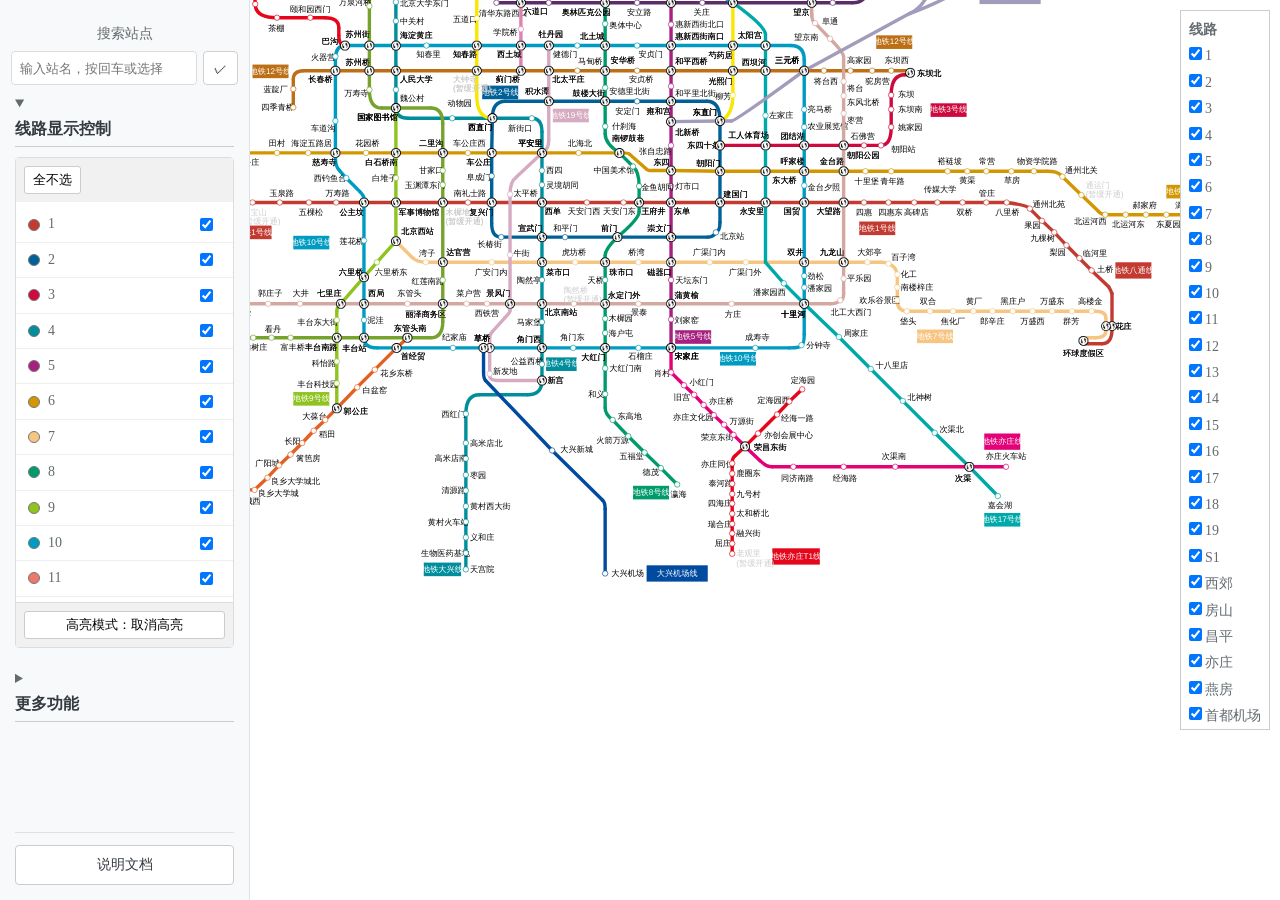
<file: docs/index.html>
<!doctype html>
<html lang="zh-CN">
<head>
  <meta charset="utf-8">
  <meta name="viewport" content="width=device-width,initial-scale=1">
  <title>Beijing Subway Map</title>
  <link rel="stylesheet" href="css/index.css">
    <link rel="stylesheet" href="css/style.css">
  <!-- <link rel="stylesheet" href="css/style.css"> -->
</head>
<body>
  <div id="control-panel">
    <div class="control-section">
      <div class="search-section" style="padding:8px 10px;">
        <label style="display:block; font-size:14px; margin-bottom:6px;">搜索站点</label>
        <div class="search-row">
          <input id="search-input" type="text" placeholder="输入站名，按回车或选择" />
          <button id="search-btn">✓</button>
        </div>
        <ul id="search-suggestions" style="list-style:none; padding:6px 6px 0 6px; margin:0; display:none;"></ul>
      </div>
      <details open>
        <summary><h3>线路显示控制</h3></summary>
        <div id="line-controls-menu">
          <div class="line-controls-header">
            <button id="toggle-all-lines">全不选</button>
          </div>
          <ul id="line-list">
            <!-- 线路列表将由JS动态生成 -->
          </ul>
          <div class="line-controls-footer">
              <button id="btn-highlight-mode">高亮模式：取消高亮</button>
          </div>
        </div>
      </details>
    </div>
    <!-- 其他控制功能可以后续添加 -->
    <div class="control-section">
      <details>
        <summary><h3>更多功能</h3></summary>
        <div style="padding: 10px; background: white; border: 1px solid #ccc; border-radius: 4px; margin-top: 5px;">
          <label style="display: flex; align-items: center; cursor: pointer; font-size: 14px;">
            <input type="checkbox" id="toggle-line-spacings" style="margin-right: 8px;"> 显示线路站间距信息
          </label>
        </div>
        <div style="padding: 10px; background: white; border: 1px solid #ccc; border-radius: 4px; margin-top: 5px;">
          <label style="display: flex; align-items: center; cursor: pointer; font-size: 14px; margin-top:8px;">
            <input type="checkbox" id="toggle-firstlast" style="margin-right: 8px;"> 显示首末班车信息（悬停显示）
          </label>
        </div>
        <div style="padding: 10px; background: white; border: 1px solid #ccc; border-radius: 4px; margin-top: 5px;">
          <p>通车时间查询</p>
          <div style="margin-top:10px; display:flex; gap:8px; align-items:center;">
            <select id="hour-select" style="padding:6px; width:72px; box-sizing:border-box;">
              <!-- hours populated server-side or by script; provide defaults -->
            </select>
            <select id="minute-select" style="padding:6px; width:72px; box-sizing:border-box;">
              <!-- minutes populated by script -->
            </select>
          </div>
          <div style="margin-top:8px; display:flex; gap:8px; align-items:center;">
            <button id="btn-time-search" style="padding:6px 8px;">查询</button>
            <button id="btn-time-clear" style="padding:6px 8px;">清除</button>
            <button id="btn-time-play" style="padding:6px 8px;" data-playing="false">自动</button>
          </div>
        </div>
      </details>
    </div>

    <div id="control-footer">
      <a id="open-docs-link" href="#">说明文档</a>
    </div>
  </div>

  <div id="spacings-panel" style="display: none; position: fixed; bottom: 0; left: 0; width: 100%; background: #fff; border-top: 1px solid #ccc; z-index: 1000; overflow-y: auto; box-shadow: 0 -2px 10px rgba(0,0,0,0.1);">
    <div style="display: flex; justify-content: space-between; align-items: center; background: #f5f5f5; padding: 10px 15px; position: sticky; top: 0; border-bottom: 1px solid #eee;">
      <h3 id="spacings-title" style="margin: 0; font-size: 16px; color: #333;">站间距信息</h3>
      <button id="close-spacings-panel" style="border: none; background: transparent; font-size: 24px; line-height: 1; cursor: pointer; color: #999; padding: 0;">&times;</button>
    </div>
    <div id="spacings-content" style="padding: 15px;"></div>
  </div>

  <div id="docs-panel" style="display:none; position: fixed; inset: 0; background: rgba(0,0,0,0.35); z-index: 2000;">
    <div style="position:absolute; left:50%; top:50%; transform:translate(-50%,-50%); width:min(920px, calc(100% - 40px)); max-height:calc(100% - 40px); background:#fff; border:1px solid #ccc; border-radius:6px; overflow:auto;">
      <div style="display:flex; justify-content:space-between; align-items:center; background:#f5f5f5; padding:10px 15px; position:sticky; top:0; border-bottom:1px solid #eee;">
        <h3 style="margin:0; font-size:16px; color:#333;">说明文档</h3>
        <button id="close-docs-panel" style="border:none; background:transparent; font-size:24px; line-height:1; cursor:pointer; color:#999; padding:0;">&times;</button>
      </div>
      <pre id="docs-content" style="margin:0; padding:15px; white-space:pre-wrap; word-break:break-word;"></pre>
    </div>
  </div>

  <div id="app">
    <svg id="mobile-svg" xmlns="http://www.w3.org/2000/svg" width="100%" height="100%">
      <g id="g-box" class="svg-pan-zoom_viewport"></g>
    </svg>
  </div>

  <script src="libs/jquery.js"></script>
  <script src="libs/limitTextNum.js"></script>
  <script src="libs/hammer.min.js"></script>
  <script src="libs/svg-pan-zoom.js"></script>
  <script src="painter.js"></script>
  <script src="js/app.js"></script>
</body>
</html>
</file>
<file: docs/css/index.css>
* {
    margin: 0;
    padding: 0;
    box-sizing: border-box;
}

ul {
    list-style: none;
}

html,
body {
    width: 100%;
    height: 100%;
    font-size: 14px;
    line-height: 1.6;
    color: #636b6f;
    font-family: '黑体';
}

body {
    position: relative;
}

.clear::after {
    content: "";
    display: block;
    visibility: hidden;
    height: 0;
    clear: both;
}

.station-info {
    position: absolute;
    width: 380px;
    height: 200px;
    border: 1px solid #000;
    background: #ffffff;
    border-radius: 4px;
    display: none;
    padding: 10px;
    overflow-y: scroll;
}

.line-info {
    position: absolute;
    top: 122px;
    left: 80px;
    width: 300px;
    height: 600px;
    border: 1px solid #000;
    background: #ffffff;
    border-radius: 4px;
    padding: 10px;
    overflow: hidden;
    display: none;
}

.line-info h2 {
    line-height: 65px;
}

.line-info h2 span {
    vertical-align: middle;
}

.line-info h2 img {
    vertical-align: middle;
    cursor: pointer;
    margin: 0 10px 0;
}

.line-type {
    border-top: 1px solid #000;
    border-bottom: 1px solid #000;
}

.line-type li {
    float: left;
    width: 50%;
    text-align: center;
    line-height: 52px;
    cursor: pointer;
}

.line-type li.active {
    background: #999;
    color: #ffffff;
}

.line-info p {
    font-size: 12px;
    height: 24px;
    line-height: 24px;
}

.line-info div {
    height: 430px;
    overflow-y: scroll;
}

svg {
    display: block;
    width: 100%;
    height: 100%;
    text-rendering: geometricPrecision;
}

rect.mark {
    fill: white;
    opacity: 0.85;
}

circle {
    fill: white;
    stroke-width: 1;
}

line {
    stroke-linejoin: round;
    stroke-linecap: round;
    stroke-width: 5;
}

path {
    fill: none;
    stroke-linejoin: round;
    stroke-linecap: round;
    stroke-width: 5
}

text {
    font-family: 黑体;
    fill: black;
}

text.subway-name {
    fill: #ffffff;
    text-anchor: middle;
}

text.disabled {
    fill: rgb(204, 204, 204);
}

/* controls for line visibility/highlight */
#control-panel {
    position: fixed;
    left: 0;
    top: 0;
    width: 250px;
    height: 100%;
    background: #f8f9fa;
    border-right: 1px solid #dee2e6;
    padding: 15px;
    z-index: 1000;
    overflow-y: auto;
    display: flex;
    flex-direction: column;
}

#app {
    margin-left: 250px;
    height: 100%;
}

.control-section {
    margin-bottom: 20px;
}

.control-section h3 {
    font-size: 16px;
    margin-bottom: 10px;
    color: #343a40;
    border-bottom: 1px solid #ccc;
    padding-bottom: 5px;
}

#line-controls-menu {
    background: #fff;
    border: 1px solid #ddd;
    border-radius: 4px;
}

.line-controls-header,
.line-controls-footer {
    padding: 8px;
    background: #f1f1f1;
    display: flex;
    justify-content: space-between;
}

.line-controls-header button,
.line-controls-footer button {
    padding: 4px 8px;
    border: 1px solid #ccc;
    background: #fff;
    cursor: pointer;
    border-radius: 3px;
}

/* control footer: docs link */
#control-footer {
    margin-top: auto;
    padding-top: 12px;
    border-top: 1px solid #dee2e6;
}

#open-docs-link {
    display: block;
    width: 100%;
    padding: 8px 10px;
    background: #fff;
    border: 1px solid #ccc;
    border-radius: 4px;
    text-align: center;
    color: #343a40;
    text-decoration: none;
    cursor: pointer;
}

#open-docs-link:hover {
    background: #f1f1f1;
}

#line-list {
    max-height: 400px;
    overflow-y: auto;
    padding: 5px 0;
}

#line-list li {
    border-bottom: 1px solid #eee;
}

.line-label-wrapper {
    padding: 6px 12px;
    cursor: pointer;
    display: flex;
    align-items: center;
    width: 100%;
}

#line-list li:last-child {
    border-bottom: none;
}

#line-list li:hover {
    background: #f0f0f0;
}

#line-list input[type="checkbox"] {
    margin-right: 8px;
}

.line-color-indicator {
    width: 12px;
    height: 12px;
    border-radius: 50%;
    margin-right: 8px;
    border: 1px solid #777;
}

.line-label {
    flex-grow: 1;
}

.line-controls-footer {
    border-top: 1px solid #ddd;
    justify-content: center;
}

.line-controls-footer button {
    width: 100%;
}

.subway-line { transition: opacity 0.18s, stroke-opacity 0.18s, stroke-width 0.18s; stroke-opacity: 1; opacity: 1; }
.subway-line.dim { stroke-opacity: 0.12; opacity: 0.12; }
.subway-line.highlight { stroke-opacity: 1; opacity: 1; filter: none; }
path.subway-line.highlight, line.subway-line.highlight { stroke-width: 12; }
</file>
<file: docs/css/style.css>
/* html,body,#app{height:100%;width:100%;margin:0;padding:0;background:#f3f3f3} */
#mobile-svg{display:block;height:100vh;width:100vw}
#g-box text{font-family: Arial, "Microsoft Yahei", sans-serif; font-size:12px; pointer-events:none}
/* Spacings timeline styles */
.spacings-overflow{
	overflow-x:auto;
	padding-bottom:8px;
	border-top:8px solid var(--axis-color, #007bff);
}
.spacings-timeline{
	display:flex;
	align-items:center;
	padding:14px 10px;
	column-gap:12px;
}
.station-node{
	min-width:120px;
	text-align:center;
	padding:6px 10px;
	box-sizing:border-box;
}
.station-node .dot{
	width:14px;
	height:14px;
	border-radius:50%;
	background:var(--axis-color, #007bff);
	margin:0 auto 8px auto;
}
.station-label{
	font-size:14px;
	color:#222;
	font-weight:600;
}
.connector{
	min-width:160px;
	display:flex;
	flex-direction:column;
	align-items:center;
	justify-content:center;
	padding:0 8px;
	box-sizing:border-box;
}
.connector .bar{
	width:100%;
	height:8px;
	border-radius:4px;
	background:linear-gradient(to right, var(--axis-color, #007bff) 0%, #e6e6e6 100%);
}
.connector .distance{
	font-size:14px;
	color:#444;
	margin-top:8px;
}
.spacings-total{
	padding:10px 0 0 0;
	font-weight:bold;
	text-align:right;
	border-top:1px solid #e0e0e0;
	margin-top:6px;
}

/* Improve scrollbar touch target on some platforms */
.spacings-overflow::-webkit-scrollbar{height:10px}
.spacings-overflow::-webkit-scrollbar-thumb{background:rgba(0,0,0,0.15); border-radius:6px}

/* Search suggestions */
#search-suggestions{background:#fff; border:1px solid #e6e6e6; border-radius:4px; box-shadow:0 2px 6px rgba(0,0,0,0.06); max-height:260px; overflow:auto}
.suggestion-item{padding:6px 8px; cursor:pointer}
.suggestion-item:hover, .suggestion-item.active{background:#f0f8ff}

/* Tooltip for station first/last times */
.station-tooltip{
	position: absolute;
	z-index: 2000;
	min-width: 180px;
	max-width: 360px;
	background: rgba(0,0,0,0.85);
	color: #fff;
	padding: 8px 10px;
	border-radius: 6px;
	box-shadow: 0 6px 18px rgba(0,0,0,0.35);
	font-size: 13px;
	line-height: 1.4;
	pointer-events: none;
}
.station-tooltip .tooltip-title{font-weight:700; margin-bottom:6px}
.station-tooltip .tooltip-line{font-size:12px; opacity:0.95; margin-bottom:4px}
.station-tooltip.hidden{display:none}

/* temporary highlight on map */
.search-highlight{stroke:#f60 !important; stroke-width:3px !important; filter: drop-shadow(0 0 6px rgba(246,134,30,0.6));}

/* page-level ripple for search highlight */
.search-ripple{
	position: absolute;
	width: 80px;
	height: 80px;
	margin-left: -40px;
	margin-top: -40px;
	border-radius: 50%;
	pointer-events: none;
	transform: scale(0.6);
	opacity: 0;
	border: 3px solid rgba(246,134,30,0.9);
}
.search-ripple-animate{
	animation: ripple-scale-fade 0.95s ease-out forwards;
}
@keyframes ripple-scale-fade{
	0% { transform: scale(1.6); opacity: 0.95; }
	60% { transform: scale(0.9); opacity: 0.6; }
	100% { transform: scale(0.6); opacity: 0; }
}

/* flash animation for matched station */
.search-flash{ animation: search-flash-anim 0.28s ease-in-out 0s 6; }
@keyframes search-flash-anim{
	0% { opacity: 1; }
	50% { opacity: 0.15; }
	100% { opacity: 1; }
}

/* Center search input and button */
.search-section{ padding:6px 8px; display:flex; flex-direction:column; align-items:center; }
.search-row{ display:flex; gap:6px; width:100%; max-width:320px; justify-content:center; }
#search-input{ flex:1; padding:6px 8px; box-sizing:border-box; border:1px solid #dcdcdc; border-radius:4px; font-size:13px; height:34px; }
#search-btn{ padding:6px 10px; border-radius:4px; border:1px solid #d0d0d0; background:#fff; cursor:pointer; font-size:13px; height:34px; }
#search-suggestions{ width:100%; max-width:320px; margin-left:auto; margin-right:auto; box-sizing:border-box; padding-left:6px; padding-right:6px; }
</file>
